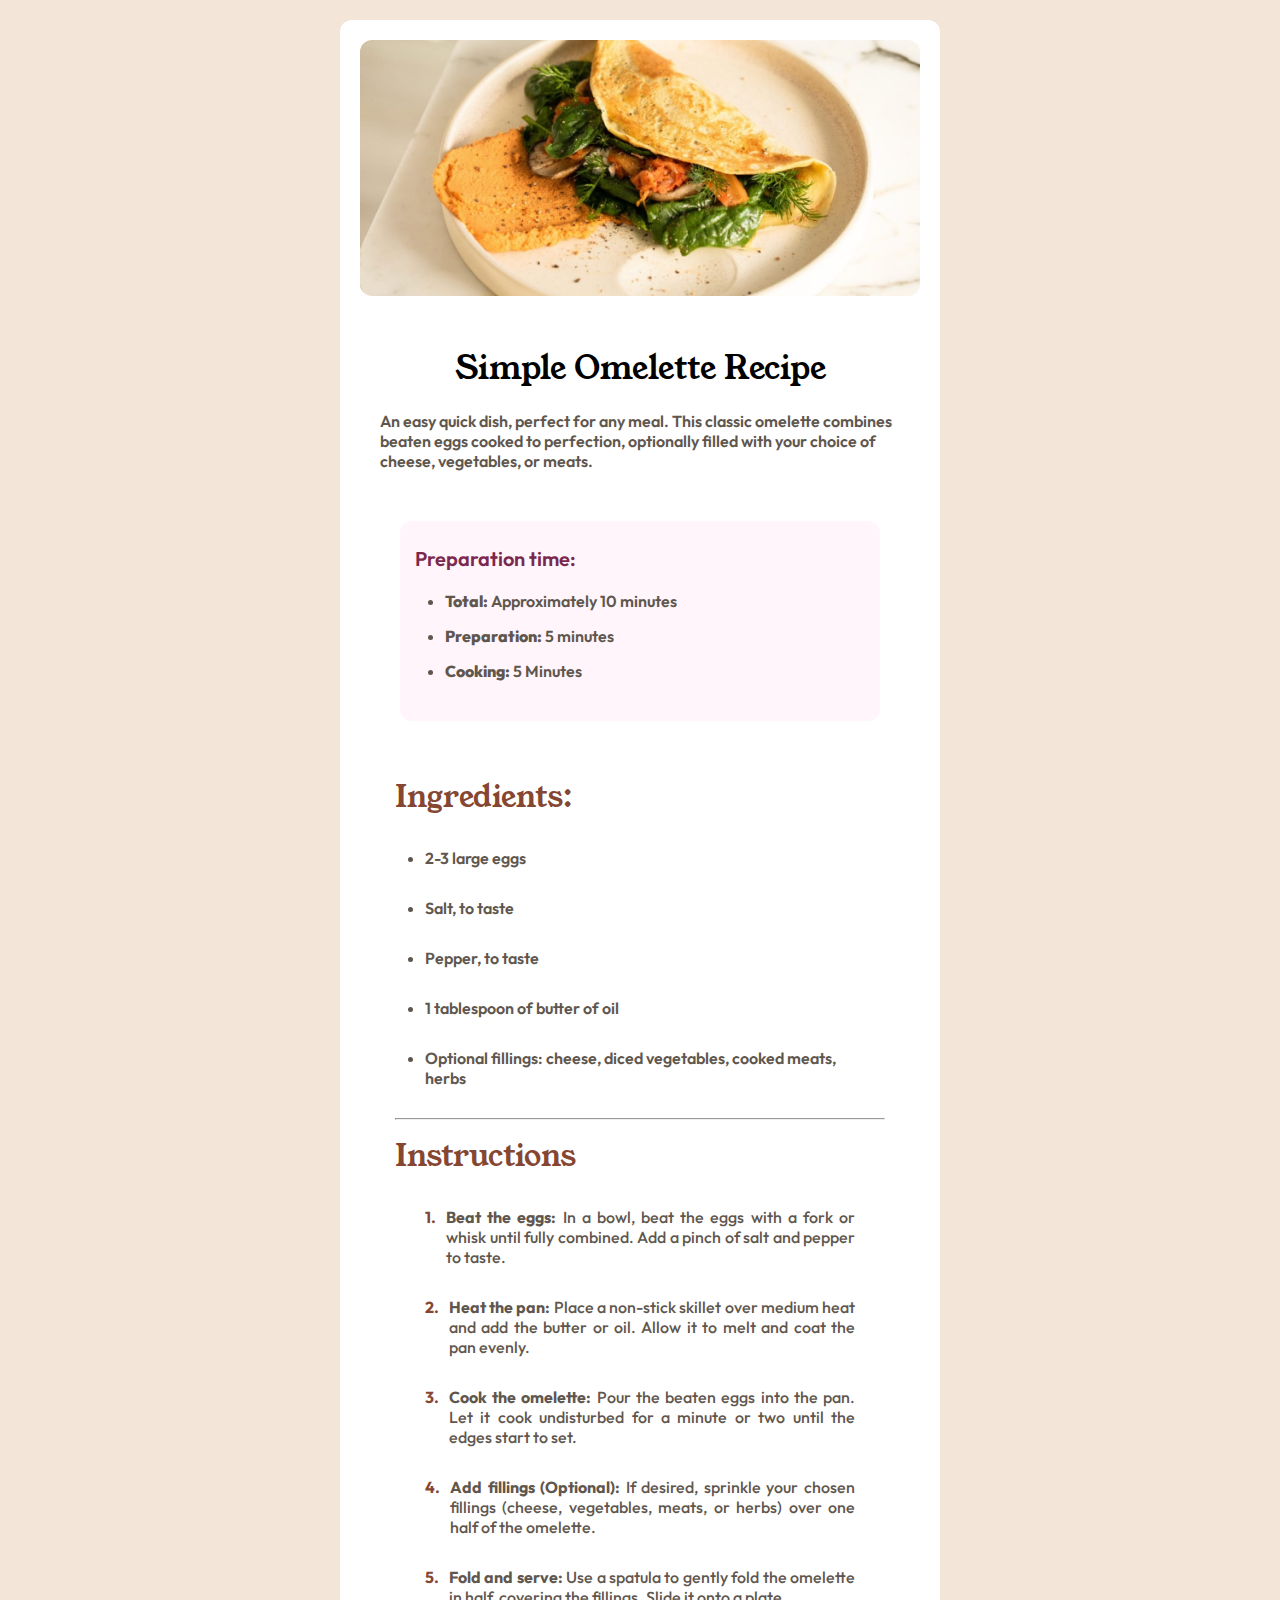
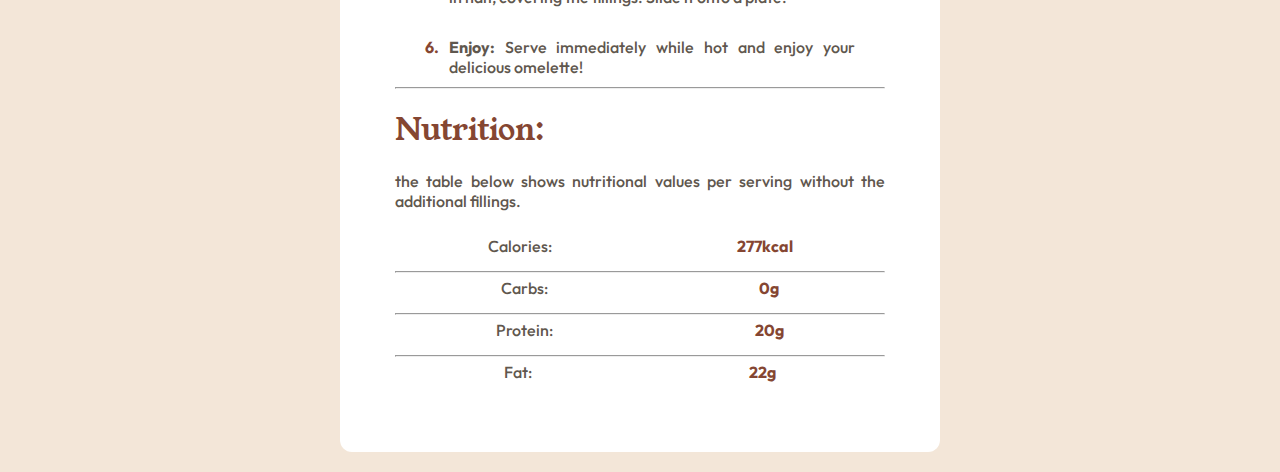
<file: index.html>
<!DOCTYPE html>
<html lang="en">
  <head>
    <meta charset="UTF-8" />
    <link rel="stylesheet" href="/style.css" />
    <link rel="icon" href="./assets/images/favicon-32x32.png" type="image/x-icon" />
    <meta name="viewport" content="width=device-width, initial-scale=1.0" />
    <link rel="preconnect" href="https://fonts.googleapis.com" />
    <link rel="preconnect" href="https://fonts.gstatic.com" crossorigin />
    <link
      href="https://fonts.googleapis.com/css2?family=Outfit:wght@100..900&family=Young+Serif&display=swap"
      rel="stylesheet"
    />
    <title>Omelette Recipe</title>
  </head>
  <body>
    <div class="container">
      <img src="./assets/images/image-omelette.jpeg" alt="Omelette" />
      <div class="hero">
        <h1>Simple Omelette Recipe</h1>
        <p class="recipe-resume">
          An easy quick dish, perfect for any meal. This classic omelette
          combines beaten eggs cooked to perfection, optionally filled with your
          choice of cheese, vegetables, or meats.
        </p>
      </div>
      <div class="recipe-prepation">
        <h2>Preparation time:</h2>
        <ul class="prepation-time">
          <li><span>Total: </span>Approximately 10 minutes</li>
          <li><span>Preparation: </span>5 minutes</li>
          <li><span>Cooking: </span>5 Minutes</li>
        </ul>
      </div>
      <div class="recipe-ingredients">
        <h2>Ingredients:</h2>
        <ul>
          <li>2-3 large eggs</li>
          <li>Salt, to taste</li>
          <li>Pepper, to taste</li>
          <li>1 tablespoon of butter of oil</li>
          <li>
            Optional fillings: cheese, diced vegetables, cooked meats, herbs
          </li>
        </ul>
        <hr />
        <div class="recipe-instructions">
          <h2>Instructions</h2>
          <ol>
            <li>
              <span>1.</span>
              <p>
                <strong>Beat the eggs:</strong> In a bowl, beat the eggs with a
                fork or whisk until fully combined. Add a pinch of salt and
                pepper to taste.
              </p>
            </li>
            <li>
              <span>2.</span>
              <p>
                <strong>Heat the pan:</strong> Place a non-stick skillet over
                medium heat and add the butter or oil. Allow it to melt and coat
                the pan evenly.
              </p>
            </li>
            <li>
              <span>3.</span>
              <p>
                <strong>Cook the omelette:</strong> Pour the beaten eggs into
                the pan. Let it cook undisturbed for a minute or two until the
                edges start to set.
              </p>
            </li>
            <li>
              <span>4.</span>
              <p>
                <strong>Add fillings (Optional):</strong> If desired, sprinkle
                your chosen fillings (cheese, vegetables, meats, or herbs) over
                one half of the omelette.
              </p>
            </li>
            <li>
              <span>5.</span>
              <p>
                <strong>Fold and serve:</strong> Use a spatula to gently fold
                the omelette in half, covering the fillings. Slide it onto a
                plate.
              </p>
            </li>
            <li>
              <span>6.</span>
              <p>
                <strong>Enjoy:</strong> Serve immediately while hot and enjoy
                your delicious omelette!
              </p>
            </li>
          </ol>
        </div>
        <hr />
        <div class="recipe-nutritions">
          <h2>Nutrition:</h2>
          <p>
            the table below shows nutritional values per serving without the
            additional fillings.
          </p>
          <ul>
            <li><span>Calories:</span>277kcal</li>
            <hr />
            <li><span>Carbs:</span>0g</li>
            <hr />
            <li><span>Protein:</span>20g</li>
            <hr />
            <li><span>Fat:</span>22g</li>
          </ul>
        </div>
      </div>
    </div>
  </body>
</html>
</file>
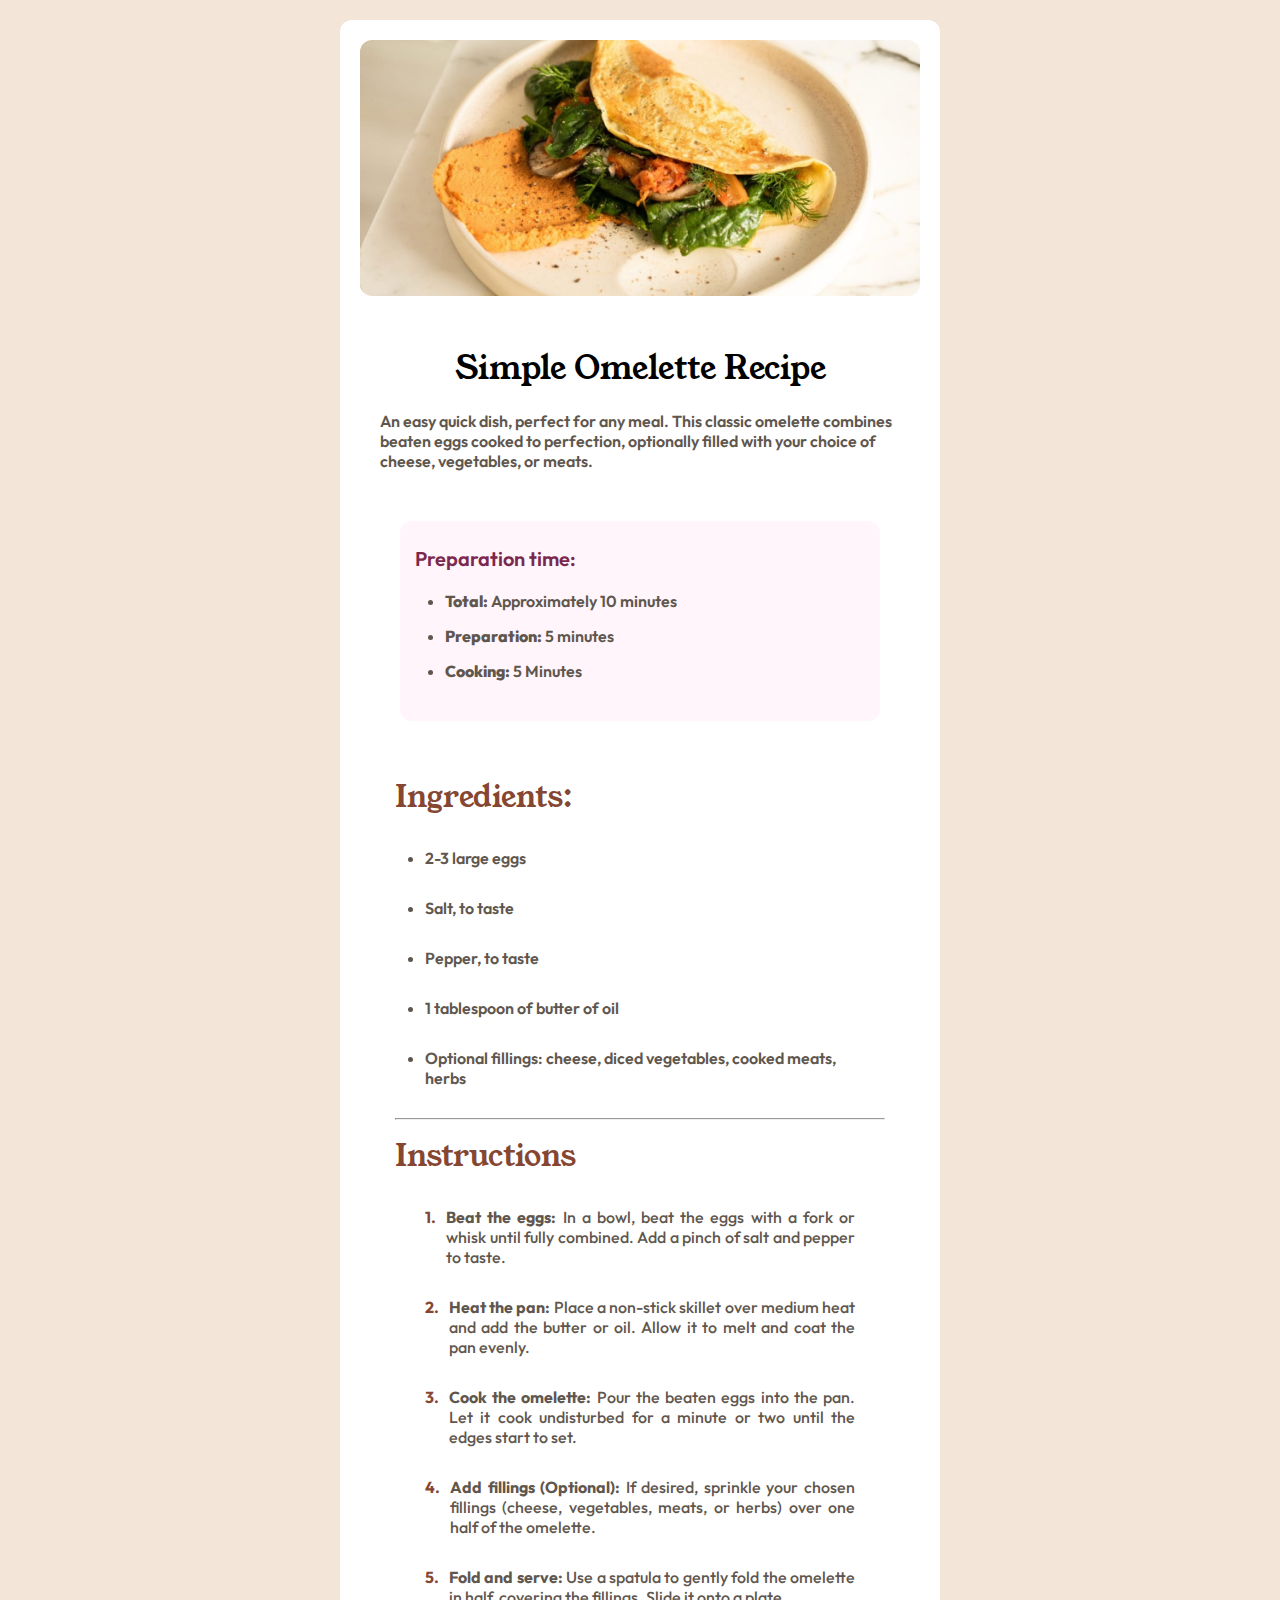
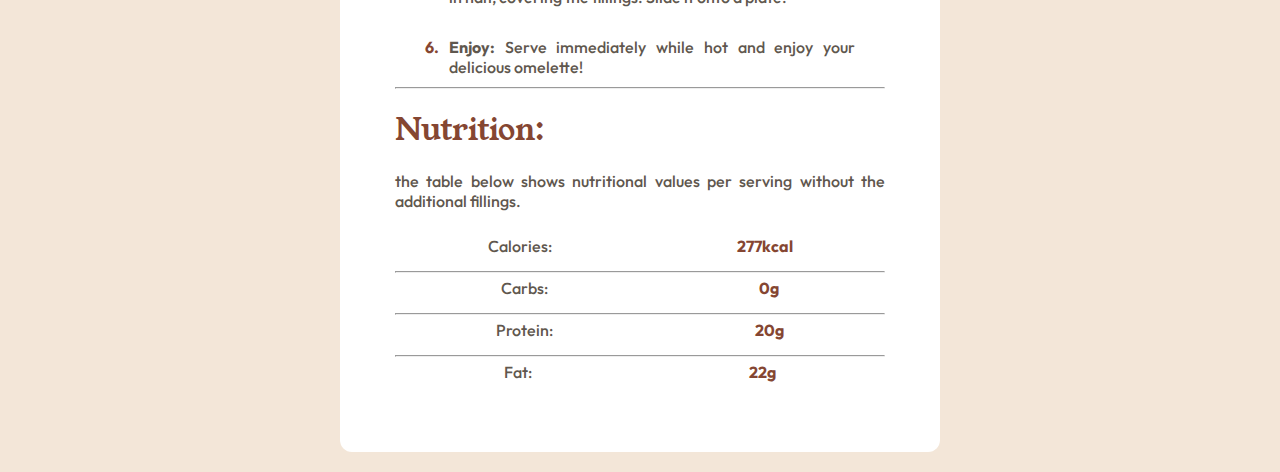
<file: assets/index.html>
<!DOCTYPE html>
<html lang="en">
  <head>
    <meta charset="UTF-8" />
    <link rel="stylesheet" href="/style.css" />
    <link rel="icon" href="./images/favicon-32x32.png" type="image/x-icon" />
    <meta name="viewport" content="width=device-width, initial-scale=1.0" />
    <link rel="preconnect" href="https://fonts.googleapis.com" />
    <link rel="preconnect" href="https://fonts.gstatic.com" crossorigin />
    <link
      href="https://fonts.googleapis.com/css2?family=Outfit:wght@100..900&family=Young+Serif&display=swap"
      rel="stylesheet"
    />
    <title>Omelette Recipe</title>
  </head>
  <body>
    <div class="container">
      <img src="./images/image-omelette.jpeg" alt="Omelette" />
      <div class="hero">
        <h1>Simple Omelette Recipe</h1>
        <p class="recipe-resume">
          An easy quick dish, perfect for any meal. This classic omelette
          combines beaten eggs cooked to perfection, optionally filled with your
          choice of cheese, vegetables, or meats.
        </p>
      </div>
      <div class="recipe-prepation">
        <h2>Preparation time:</h2>
        <ul class="prepation-time">
          <li><span>Total: </span>Approximately 10 minutes</li>
          <li><span>Preparation: </span>5 minutes</li>
          <li><span>Cooking: </span>5 Minutes</li>
        </ul>
      </div>
      <div class="recipe-ingredients">
        <h2>Ingredients:</h2>
        <ul>
          <li>2-3 large eggs</li>
          <li>Salt, to taste</li>
          <li>Pepper, to taste</li>
          <li>1 tablespoon of butter of oil</li>
          <li>
            Optional fillings: cheese, diced vegetables, cooked meats, herbs
          </li>
        </ul>
        <hr />
        <div class="recipe-instructions">
          <h2>Instructions</h2>
          <ol>
            <li>
              <span>1.</span>
              <p>
                <strong>Beat the eggs:</strong> In a bowl, beat the eggs with a
                fork or whisk until fully combined. Add a pinch of salt and
                pepper to taste.
              </p>
            </li>
            <li>
              <span>2.</span>
              <p>
                <strong>Heat the pan:</strong> Place a non-stick skillet over
                medium heat and add the butter or oil. Allow it to melt and coat
                the pan evenly.
              </p>
            </li>
            <li>
              <span>3.</span>
              <p>
                <strong>Cook the omelette:</strong> Pour the beaten eggs into
                the pan. Let it cook undisturbed for a minute or two until the
                edges start to set.
              </p>
            </li>
            <li>
              <span>4.</span>
              <p>
                <strong>Add fillings (Optional):</strong> If desired, sprinkle
                your chosen fillings (cheese, vegetables, meats, or herbs) over
                one half of the omelette.
              </p>
            </li>
            <li>
              <span>5.</span>
              <p>
                <strong>Fold and serve:</strong> Use a spatula to gently fold
                the omelette in half, covering the fillings. Slide it onto a
                plate.
              </p>
            </li>
            <li>
              <span>6.</span>
              <p>
                <strong>Enjoy:</strong> Serve immediately while hot and enjoy
                your delicious omelette!
              </p>
            </li>
          </ol>
        </div>
        <hr />
        <div class="recipe-nutritions">
          <h2>Nutrition:</h2>
          <p>
            the table below shows nutritional values per serving without the
            additional fillings.
          </p>
          <ul>
            <li><span>Calories:</span>277kcal</li>
            <hr />
            <li><span>Carbs:</span>0g</li>
            <hr />
            <li><span>Protein:</span>20g</li>
            <hr />
            <li><span>Fat:</span>22g</li>
          </ul>
        </div>
      </div>
    </div>
  </body>
</html>
</file>
<file: style.css>
* {
    padding: 0;
    margin: 0;
    box-sizing: border-box;
    font-family: 'Outfit';
    font-weight: 600;
}

body {
    background-color: #f3e6d8;
    font-size: 16px;
    padding: 25px;

}

.container {
    max-width: 1440px;
    margin: 0 auto;
    display: flex;
    flex-direction: column;
    gap: 20px;
    border-radius: 12px;
}

.hero {
    padding: 50px;
}




.recipe-instructions li span {
    font-size: 16px;

}




/*{ Responsive Design }*/

@media screen and (min-width: 375px) {
    body {
        padding: 0;
    }

    .container {
        width: 90%;
        max-width: 600px;
        margin: 20px auto;
        /* Agregado margen superior e inferior */
        background-color: #fff;
        display: flex;
        flex-direction: column;
        padding: 20px;
        /* Agregado padding interno para más espacio */
    }

    .container img {
        max-width: 100%;
        height: auto;
        border-radius: 12px;
    }

    .hero {
        display: flex;
        flex-direction: column;
        justify-content: center;
        align-items: center;
        padding: 20px;
    }

    .hero h1 {
        margin: 10px 0;
        font-weight: 400;
        font-family: 'Young Serif', serif;
    }

    .recipe-resume {
        font-size: 16px;
        margin: 10px 0;
        color: #5f574e;

    }

    .recipe-prepation {
        background-color: #fff5fa;
        padding: 25px;
        margin: 0px 40px 0px;
        border-radius: 12px;
        display: flex;
        flex-direction: column;
        justify-content: space-between;
    }

    .recipe-prepation h2 {
        font-size: 20px;
        margin-bottom: 20px;
        margin-left: -10px;
        color: #7b284f;
    }



    .prepation-time span {
        color: #5f574e;
        font-weight: 800;
    }

    .prepation-time li {
        color: #5f574e;
        font-weight: 600;
        margin-left: 20px;
        margin-bottom: 15px;
    }

    .recipe-ingredients {
        margin: 35px;
        flex-direction: column;
        justify-content: space-between;

    }

    .recipe-ingredients h2 {
        color: #854632;
        font-family: 'Young Serif', serif;
        font-weight: 400;
        font-size: 30px;
    }

    .recipe-ingredients li {
        color: #5f574e;
        font-weight: 600;
        margin: 30px;
    }

    .recipe-instructions {
        margin-top: 15px;
        flex-direction: column;
        justify-content: space-between;
    }

    .recipe-instructions,
    .recipe-nutritions h2 {
        color: #854632;
        font-family: 'Young Serif', serif;
        font-weight: 400;
        font-size: 30px;
    }

    .recipe-instructions li {
        color: #5f574e;
        font-weight: 500;
        margin-bottom: 10px;
        gap: 10px;
        display: flex;

    }

    .recipe-instructions p {
        color: #5f574e;
        font-weight: 500;
        text-align: justify;
        font-size: 16px;

    }

    .recipe-instructions strong {
        font-weight: 700;

    }

    .recipe-instructions ol {
        list-style: none;

    }

    .recipe-instructions span {
        color: #854632;
        font-weight: 700;

    }

    .recipe-nutritions {
        display: flex;
        flex-direction: column;
        justify-content: space-between;
        gap: 20px;
        margin-top: 20px;

    }


    .recipe-nutritions ul {
        list-style: none;
        padding: 0;

    }

    .recipe-nutritions ul li {
        color: #854632;
        font-weight: 700;
        margin: 5px auto;
        display: flex;
        justify-content: space-around;

    }


    .recipe-nutritions span {
        color: #5f574e;
        font-weight: 500;
        margin-bottom: 10px;

    }

    .recipe-nutritions p {
        color: #5f574e;
        font-weight: 500;
        text-align: justify;
    }


}
</file>
